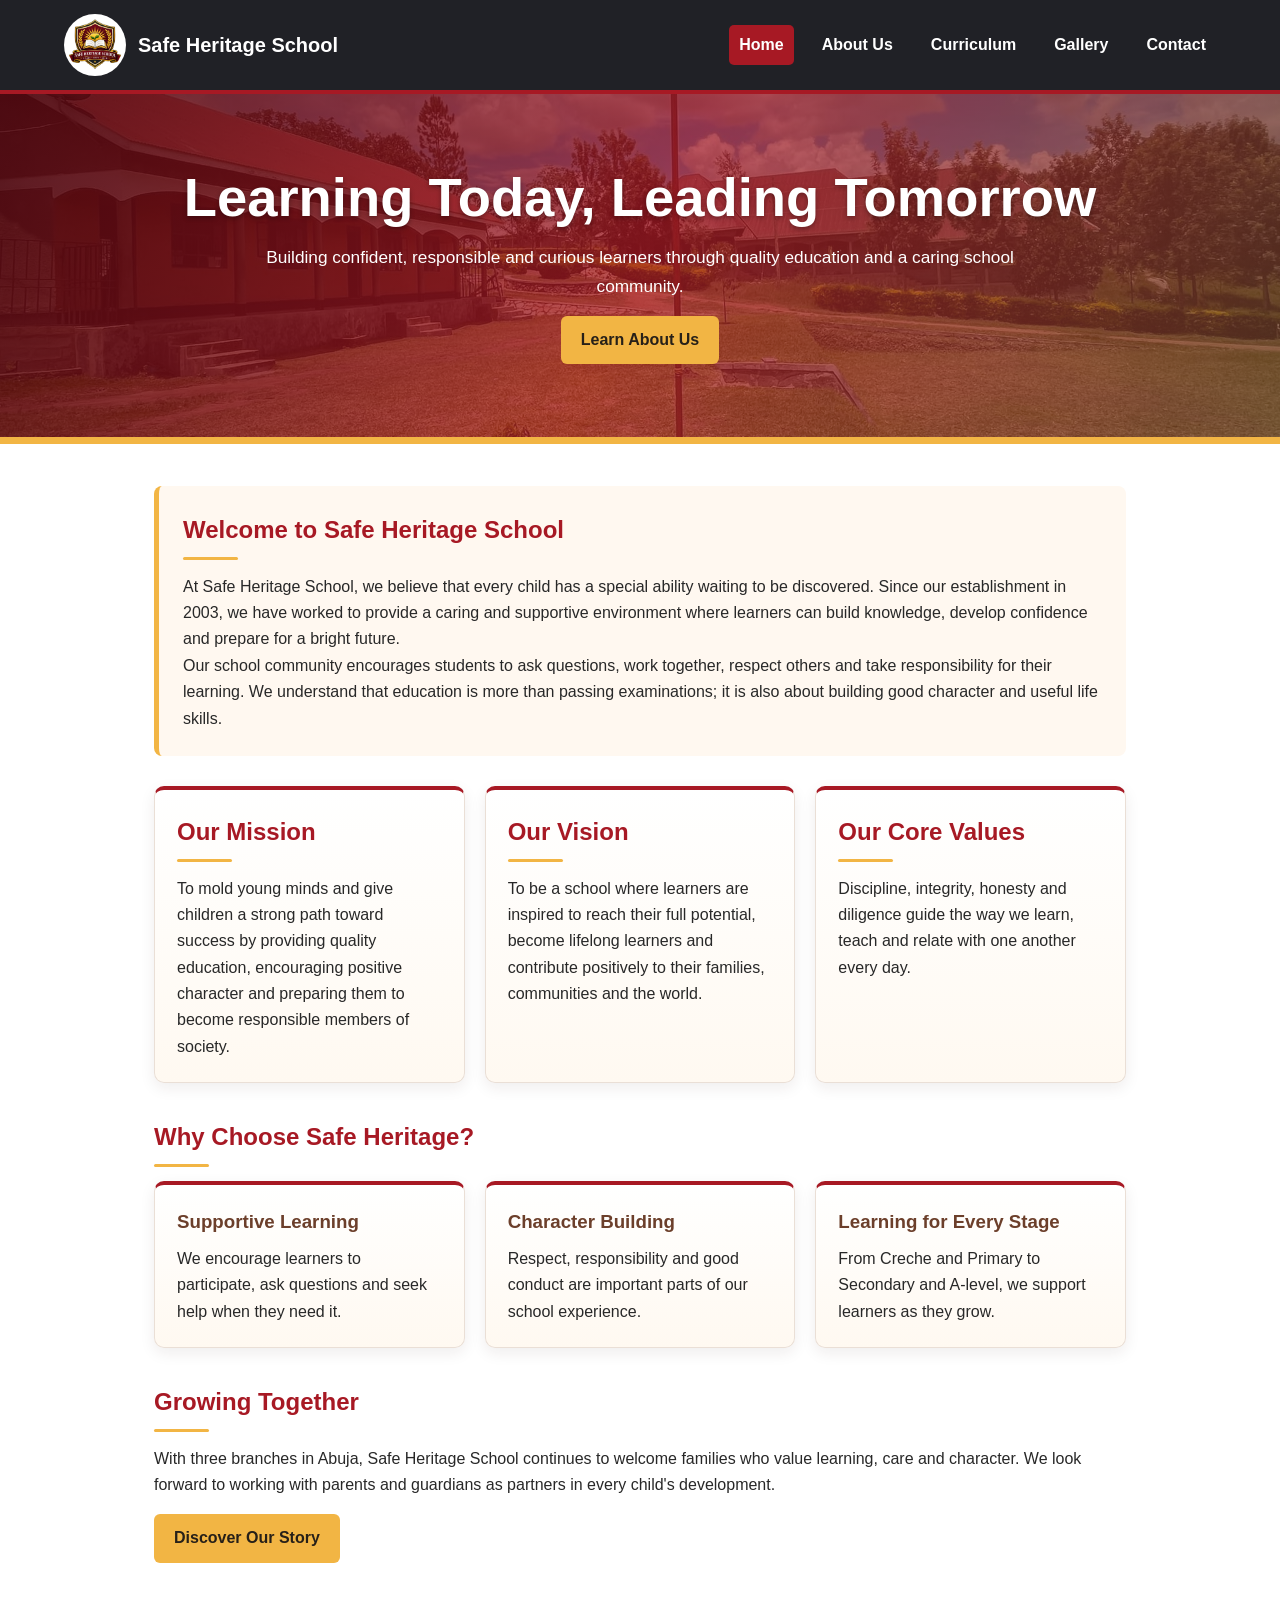
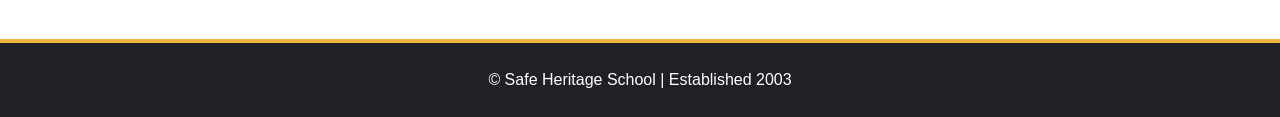
<file: index.html>
<!doctype html><html lang="en"><head><meta charset="utf-8"><meta name="viewport" content="width=device-width,initial-scale=1"><title>Safe Heritage School | Home</title><link rel="stylesheet" href="class.css"></head><body>
<header><a class="brand" href="home.html"><img src="images/school-crest.png" alt="Safe Heritage School crest">Safe Heritage School</a><nav><a class="active" href="index.html">Home</a><a href="aboutus.html">About Us</a><a href="curriculum.html">Curriculum</a><a href="schoolgallery.html">Gallery</a><a href="contactus.html">Contact</a></nav></header>
<div class="hero"><div><h1>Learning Today, Leading Tomorrow</h1><p>Building confident, responsible and curious learners through quality education and a caring school community.</p><a class="button" href="aboutus.html">Learn About Us</a></div></div>
<main>
<section class="intro-section">
<h2>Welcome to Safe Heritage School</h2>
<p>At Safe Heritage School, we believe that every child has a special ability waiting to be discovered. Since our establishment in 2003, we have worked to provide a caring and supportive environment where learners can build knowledge, develop confidence and prepare for a bright future.</p>
<p>Our school community encourages students to ask questions, work together, respect others and take responsibility for their learning. We understand that education is more than passing examinations; it is also about building good character and useful life skills.</p>
</section>
<section class="cards">
<article class="card"><h2>Our Mission</h2><p>To mold young minds and give children a strong path toward success by providing quality education, encouraging positive character and preparing them to become responsible members of society.</p></article>
<article class="card"><h2>Our Vision</h2><p>To be a school where learners are inspired to reach their full potential, become lifelong learners and contribute positively to their families, communities and the world.</p></article>
<article class="card"><h2>Our Core Values</h2><p>Discipline, integrity, honesty and diligence guide the way we learn, teach and relate with one another every day.</p></article>
</section>
<section>
<h2>Why Choose Safe Heritage?</h2>
<div class="cards">
<article class="card"><h3>Supportive Learning</h3><p>We encourage learners to participate, ask questions and seek help when they need it.</p></article>
<article class="card"><h3>Character Building</h3><p>Respect, responsibility and good conduct are important parts of our school experience.</p></article>
<article class="card"><h3>Learning for Every Stage</h3><p>From Creche and Primary to Secondary and A-level, we support learners as they grow.</p></article>
</div>
</section>
<section><h2>Growing Together</h2><p>With three branches in Abuja, Safe Heritage School continues to welcome families who value learning, care and character. We look forward to working with parents and guardians as partners in every child's development.</p><a class="button" href="aboutus.html">Discover Our Story</a></section>
</main><footer>© Safe Heritage School | Established 2003</footer><script src="script.js"></script></body></html>
</file>
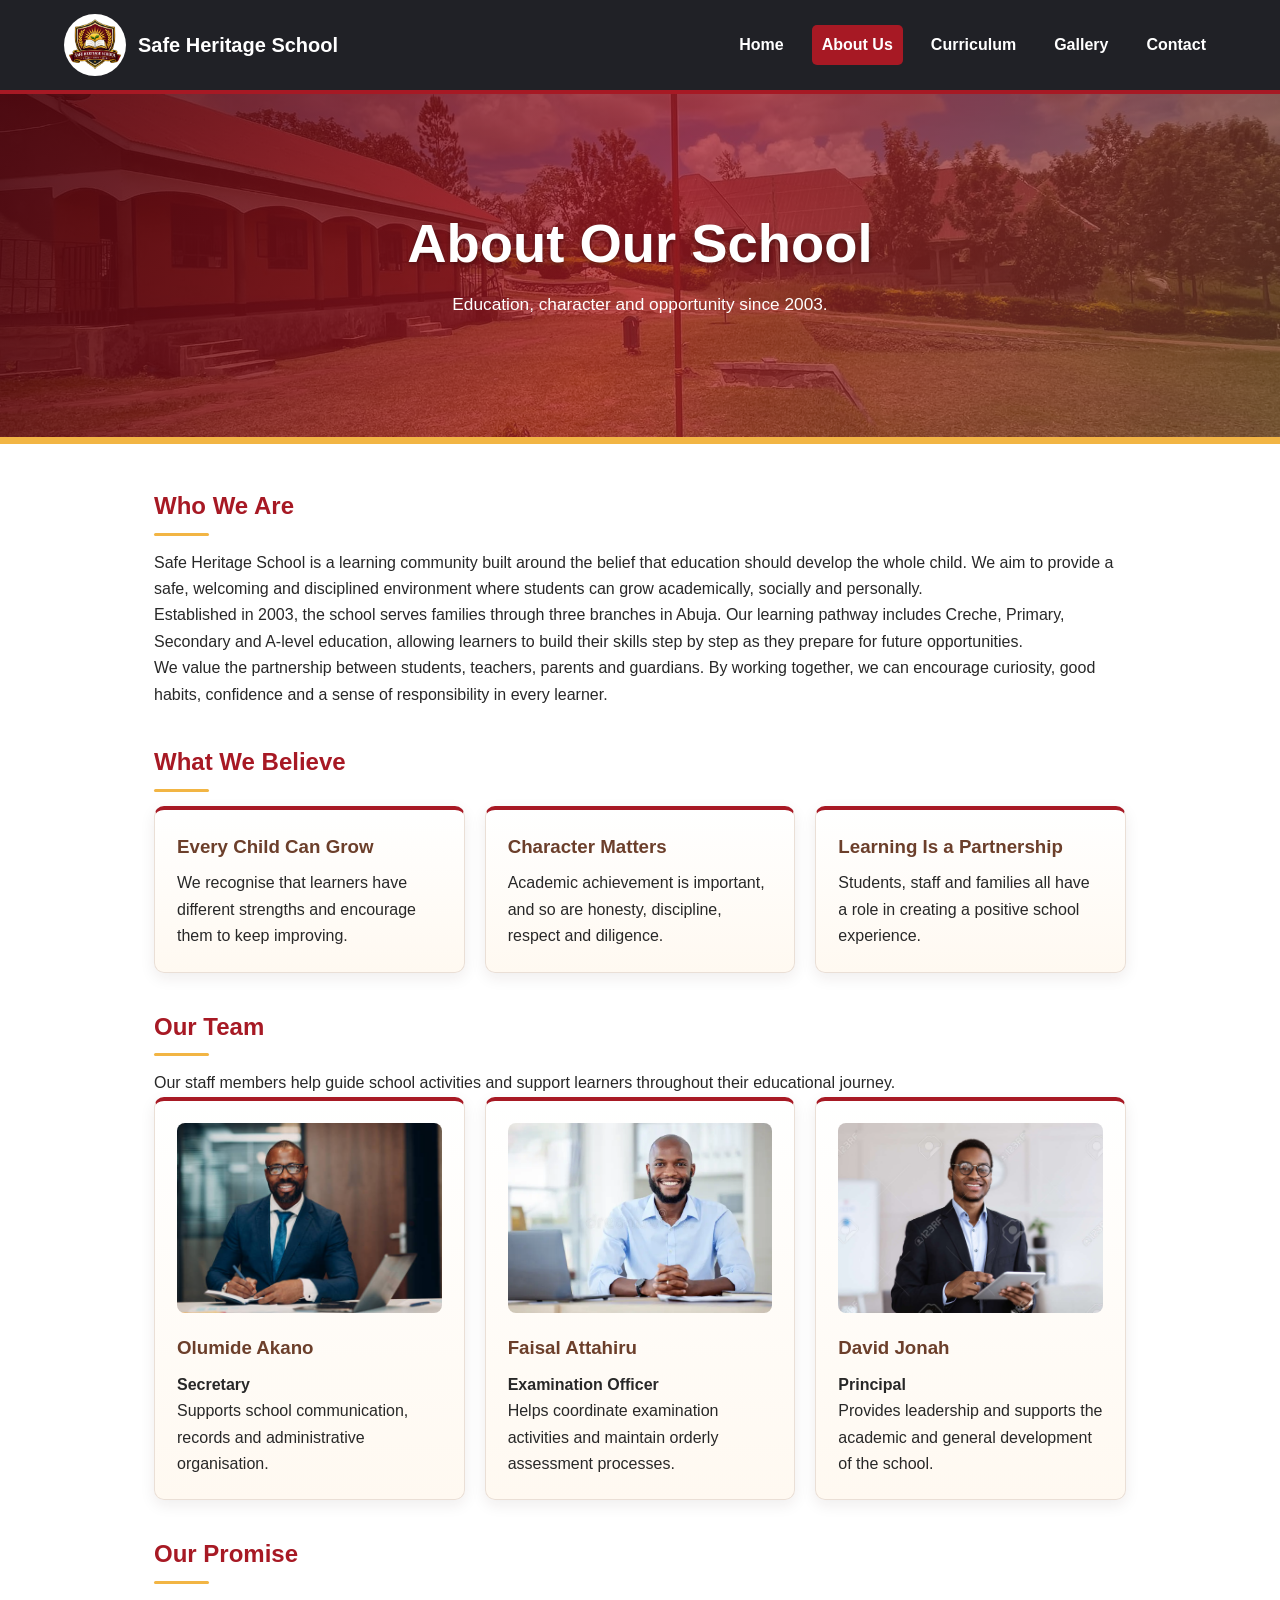
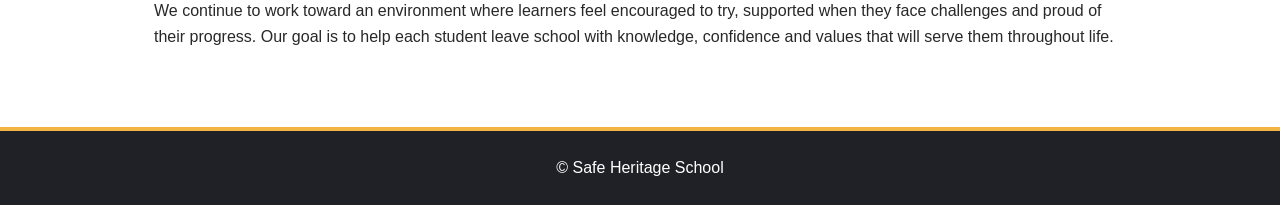
<file: aboutus.html>
<!doctype html><html lang="en"><head><meta charset="utf-8"><meta name="viewport" content="width=device-width,initial-scale=1"><title>About Us | Safe Heritage School</title><link rel="stylesheet" href="class.css"></head><body><header><a class="brand" href="index.html"><img src="images/school-crest.png" alt="Safe Heritage School crest">Safe Heritage School</a><nav><a href="home.html">Home</a><a class="active" href="aboutus.html">About Us</a><a href="curriculum.html">Curriculum</a><a href="schoolgallery.html">Gallery</a><a href="contactus.html">Contact</a></nav></header><div class="hero"><div><h1>About Our School</h1><p>Education, character and opportunity since 2003.</p></div></div><main>
<section>
<h2>Who We Are</h2>
<p>Safe Heritage School is a learning community built around the belief that education should develop the whole child. We aim to provide a safe, welcoming and disciplined environment where students can grow academically, socially and personally.</p>
<p>Established in 2003, the school serves families through three branches in Abuja. Our learning pathway includes Creche, Primary, Secondary and A-level education, allowing learners to build their skills step by step as they prepare for future opportunities.</p>
<p>We value the partnership between students, teachers, parents and guardians. By working together, we can encourage curiosity, good habits, confidence and a sense of responsibility in every learner.</p>
</section>
<section>
<h2>What We Believe</h2>
<div class="cards">
<article class="card"><h3>Every Child Can Grow</h3><p>We recognise that learners have different strengths and encourage them to keep improving.</p></article>
<article class="card"><h3>Character Matters</h3><p>Academic achievement is important, and so are honesty, discipline, respect and diligence.</p></article>
<article class="card"><h3>Learning Is a Partnership</h3><p>Students, staff and families all have a role in creating a positive school experience.</p></article>
</div>
</section>
<section>
<h2>Our Team</h2>
<p>Our staff members help guide school activities and support learners throughout their educational journey.</p>
<div class="cards">
<article class="card"><img src="images/c19.jpg" alt="Olumide Akano"><h3>Olumide Akano</h3><p><strong>Secretary</strong></p><p>Supports school communication, records and administrative organisation.</p></article>
<article class="card"><img src="images/e5.webp" alt="Faisal Attahiru"><h3>Faisal Attahiru</h3><p><strong>Examination Officer</strong></p><p>Helps coordinate examination activities and maintain orderly assessment processes.</p></article>
<article class="card"><img src="images/e7.jpg" alt="David Jonah"><h3>David Jonah</h3><p><strong>Principal</strong></p><p>Provides leadership and supports the academic and general development of the school.</p></article>
</div>
</section>
<section><h2>Our Promise</h2><p>We continue to work toward an environment where learners feel encouraged to try, supported when they face challenges and proud of their progress. Our goal is to help each student leave school with knowledge, confidence and values that will serve them throughout life.</p></section>
</main><footer>© Safe Heritage School</footer><script src="script.js"></script></body></html>
</file>
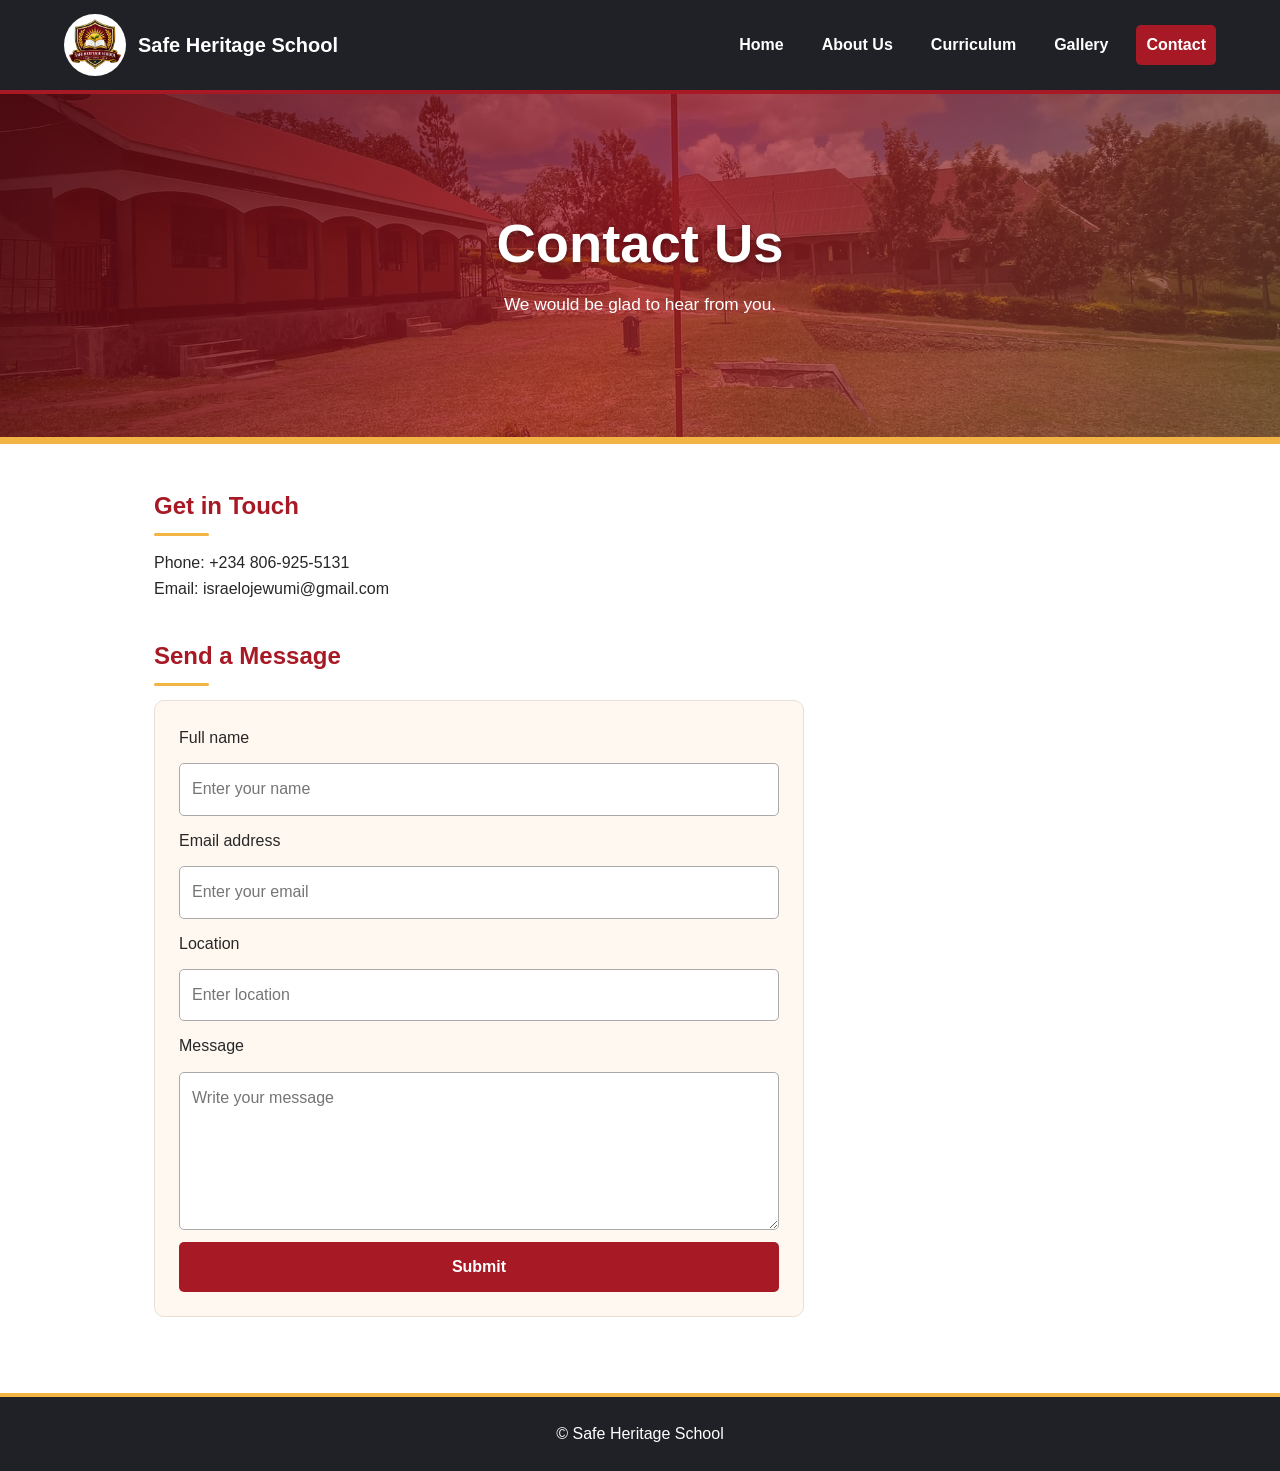
<file: contactus.html>
<!doctype html><html lang="en">
    <head><meta charset="utf-8">
        <meta name="viewport" content="width=device-width,initial-scale=1">
        <title>Contact Us | Safe Heritage School</title>
        <link rel="stylesheet" href="class.css">
    </head>
    <body>
        <header><a class="brand" href="home.html"><img src="images/school-crest.png" alt="School logo">Safe Heritage School</a>
            <nav><a href="index.html">Home</a>
                <a href="aboutus.html">About Us</a>
                <a href="curriculum.html">Curriculum</a>
                <a href="schoolgallery.html">Gallery</a>
                <a class="active" href="contactus.html">Contact</a></nav>
        </header><div class="hero">
            <div><h1>Contact Us</h1><p>We would be glad to hear from you.</p></div></div>
            <main><section><h2>Get in Touch</h2><p>Phone: +234 806-925-5131</p><p>Email: israelojewumi@gmail.com</p></section><section><h2>Send a Message</h2>
                <form id="contactForm"><label for="name">Full name</label><input id="name" name="name" type="text" placeholder="Enter your name" required><label for="email">Email address</label>
                    <input id="email" name="email" type="email" placeholder="Enter your email" required><label for="location">Location</label>
                    <input id="location" name="location" type="text" placeholder="Enter location" required><label for="message">Message</label><textarea id="message" name="message" rows="5" placeholder="Write your message" required></textarea>
                    <button type="submit">Submit</button></form></section></main>
                    <footer>© Safe Heritage School</footer><script src="script.js"></script>
                </body>
                </html>
</file>
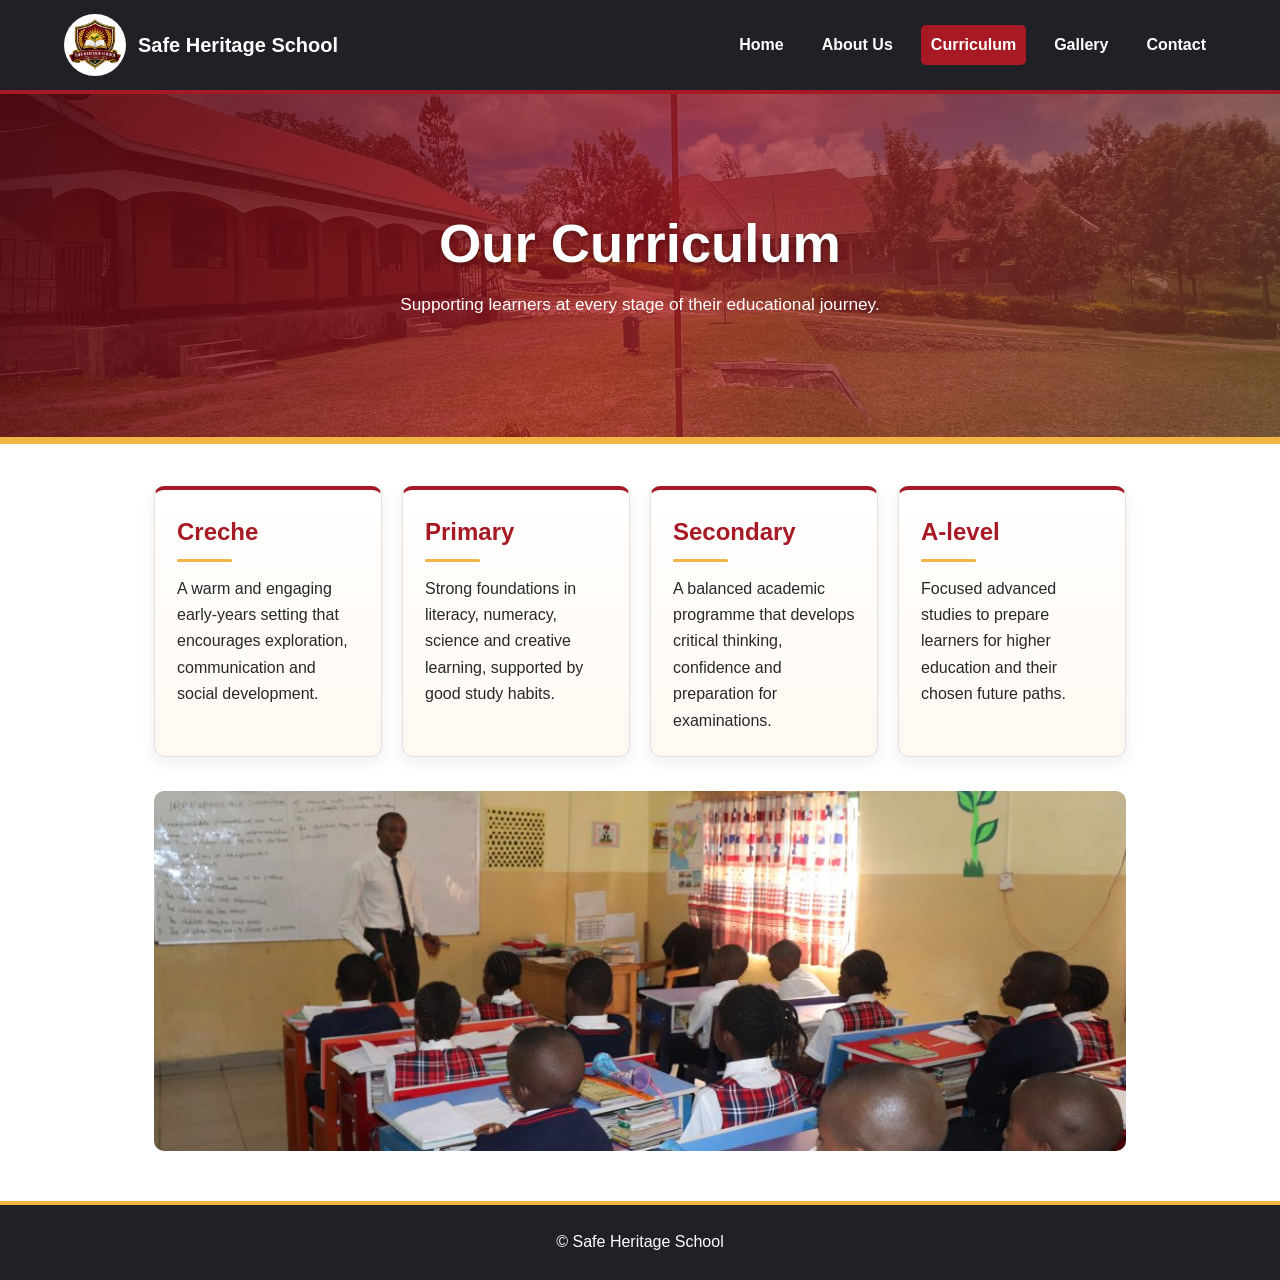
<file: curriculum.html>
<!doctype html><html lang="en">
    <head><meta charset="utf-8">
    <meta name="viewport" content="width=device-width,initial-scale=1">
    <title>Curriculum | Safe Heritage School</title><link rel="stylesheet" href="class.css">
    </head>
    <body>
    <header><a class="brand" href="home.html"><img src="images/school-crest.png" alt="School logo">Safe Heritage School</a>
    <nav><a href="index.html">Home</a>
        <a href="aboutus.html">About Us</a>
        <a class="active" href="curriculum.html">Curriculum</a>
        <a href="schoolgallery.html">Gallery</a>
        <a href="contactus.html">Contact</a></nav>
    </header>
    <div class="hero">
    <div><h1>Our Curriculum</h1><p>Supporting learners at every stage of their educational journey.</p>
    </div></div>
    <main><section class="cards"><article class="card"><h2>Creche</h2><p>A warm and engaging early-years setting that encourages exploration, communication and social development.</p></article>
    <article class="card"><h2>Primary</h2><p>Strong foundations in literacy, numeracy, science and creative learning, supported by good study habits.</p></article><article class="card"><h2>Secondary</h2>
     <p>A balanced academic programme that develops critical thinking, confidence and preparation for examinations.</p></article><article class="card"><h2>A-level</h2><p>Focused advanced studies to prepare learners for higher education and their chosen future paths.</p></article></section><img src="images/img 5.jpg" alt="Students learning" style="width:100%;max-height:360px;object-fit:cover;border-radius:10px"></main>
     <footer>© Safe Heritage School</footer><script src="script.js"></script>
    </body>
    </html>
</file>
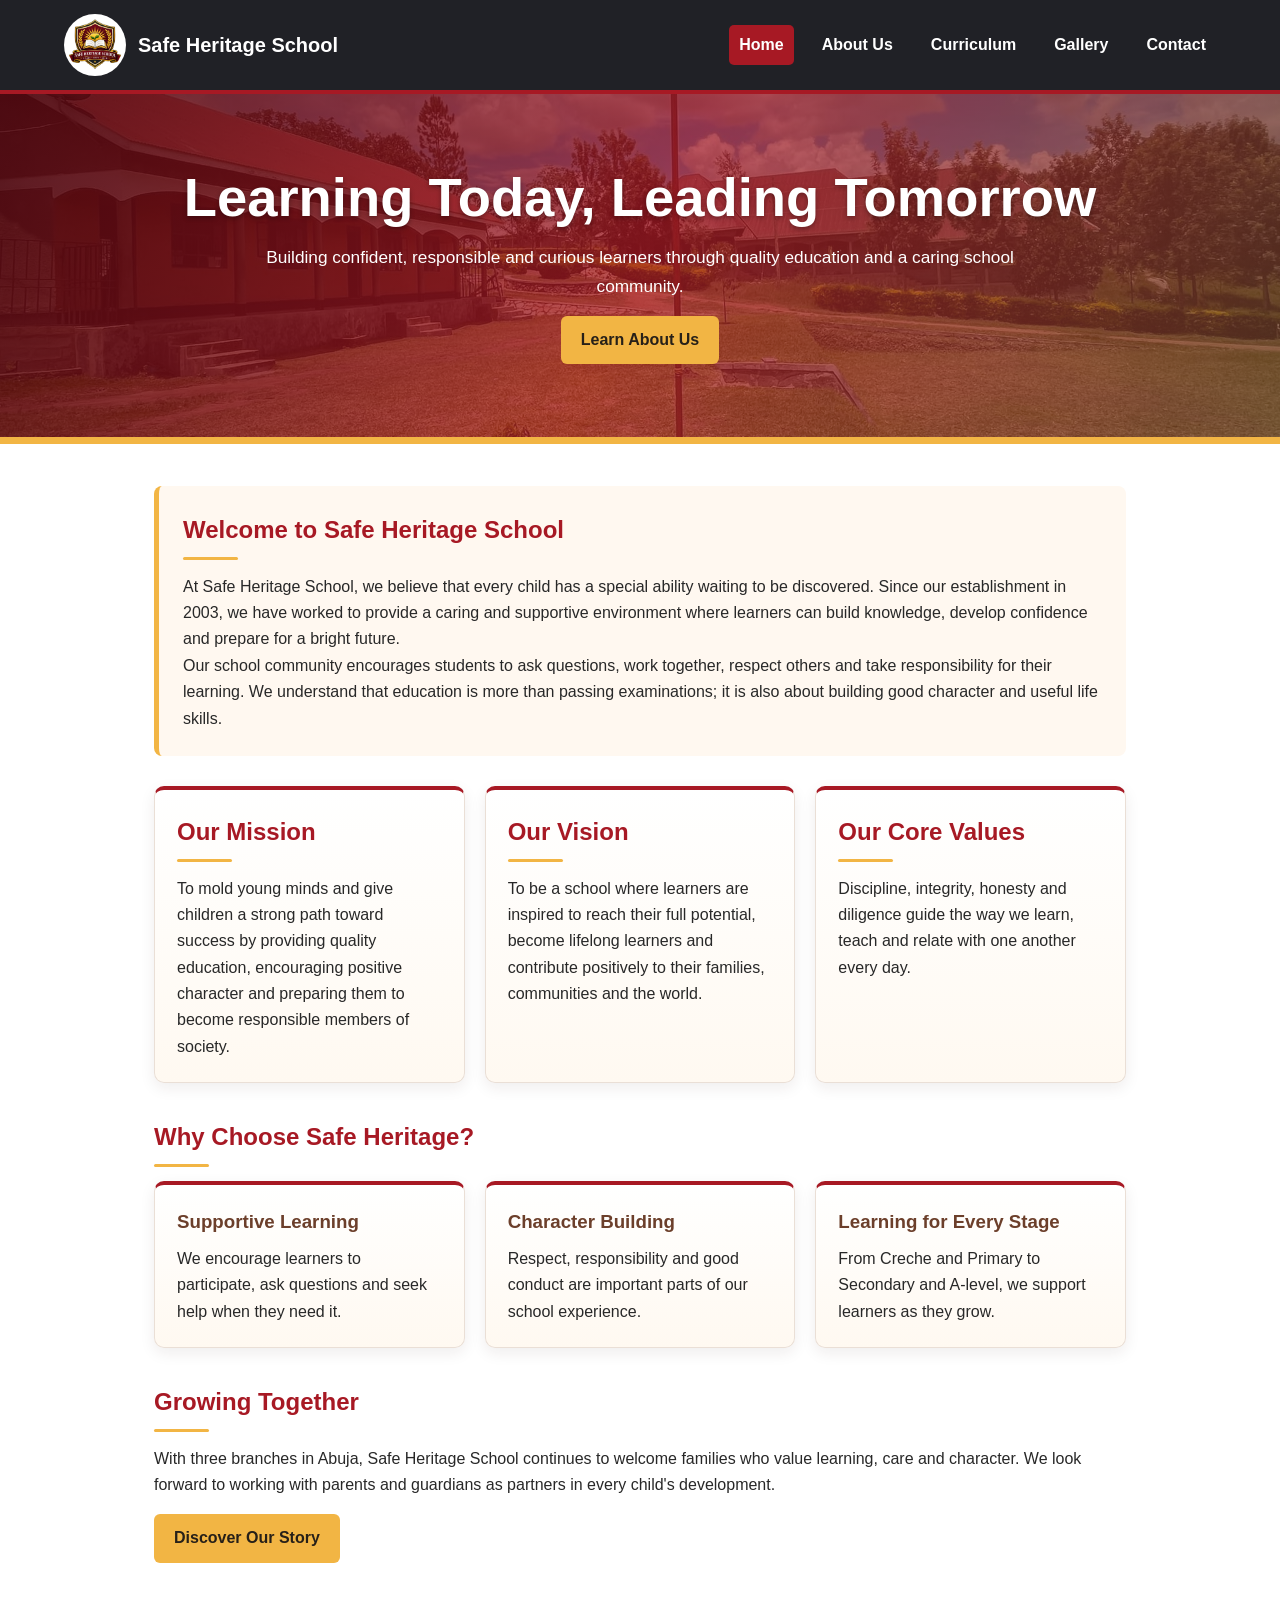
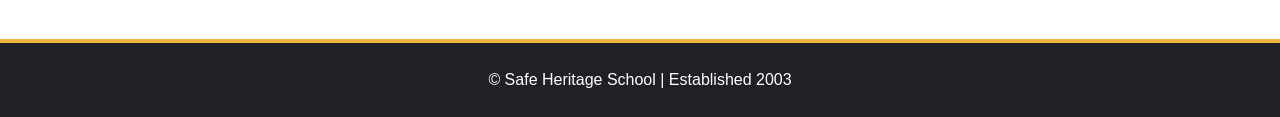
<file: home.html>
<!doctype html><html lang="en"><head><meta charset="utf-8"><meta name="viewport" content="width=device-width,initial-scale=1"><title>Safe Heritage School | Home</title><link rel="stylesheet" href="class.css"></head><body>
<header><a class="brand" href="home.html"><img src="images/school-crest.png" alt="Safe Heritage School crest">Safe Heritage School</a><nav><a class="active" href="home.html">Home</a><a href="aboutus.html">About Us</a><a href="curriculum.html">Curriculum</a><a href="schoolgallery.html">Gallery</a><a href="contactus.html">Contact</a></nav></header>
<div class="hero"><div><h1>Learning Today, Leading Tomorrow</h1><p>Building confident, responsible and curious learners through quality education and a caring school community.</p><a class="button" href="aboutus.html">Learn About Us</a></div></div>
<main>
<section class="intro-section">
<h2>Welcome to Safe Heritage School</h2>
<p>At Safe Heritage School, we believe that every child has a special ability waiting to be discovered. Since our establishment in 2003, we have worked to provide a caring and supportive environment where learners can build knowledge, develop confidence and prepare for a bright future.</p>
<p>Our school community encourages students to ask questions, work together, respect others and take responsibility for their learning. We understand that education is more than passing examinations; it is also about building good character and useful life skills.</p>
</section>
<section class="cards">
<article class="card"><h2>Our Mission</h2><p>To mold young minds and give children a strong path toward success by providing quality education, encouraging positive character and preparing them to become responsible members of society.</p></article>
<article class="card"><h2>Our Vision</h2><p>To be a school where learners are inspired to reach their full potential, become lifelong learners and contribute positively to their families, communities and the world.</p></article>
<article class="card"><h2>Our Core Values</h2><p>Discipline, integrity, honesty and diligence guide the way we learn, teach and relate with one another every day.</p></article>
</section>
<section>
<h2>Why Choose Safe Heritage?</h2>
<div class="cards">
<article class="card"><h3>Supportive Learning</h3><p>We encourage learners to participate, ask questions and seek help when they need it.</p></article>
<article class="card"><h3>Character Building</h3><p>Respect, responsibility and good conduct are important parts of our school experience.</p></article>
<article class="card"><h3>Learning for Every Stage</h3><p>From Creche and Primary to Secondary and A-level, we support learners as they grow.</p></article>
</div>
</section>
<section><h2>Growing Together</h2><p>With three branches in Abuja, Safe Heritage School continues to welcome families who value learning, care and character. We look forward to working with parents and guardians as partners in every child's development.</p><a class="button" href="aboutus.html">Discover Our Story</a></section>
</main><footer>© Safe Heritage School | Established 2003</footer><script src="script.js"></script></body></html>
</file>
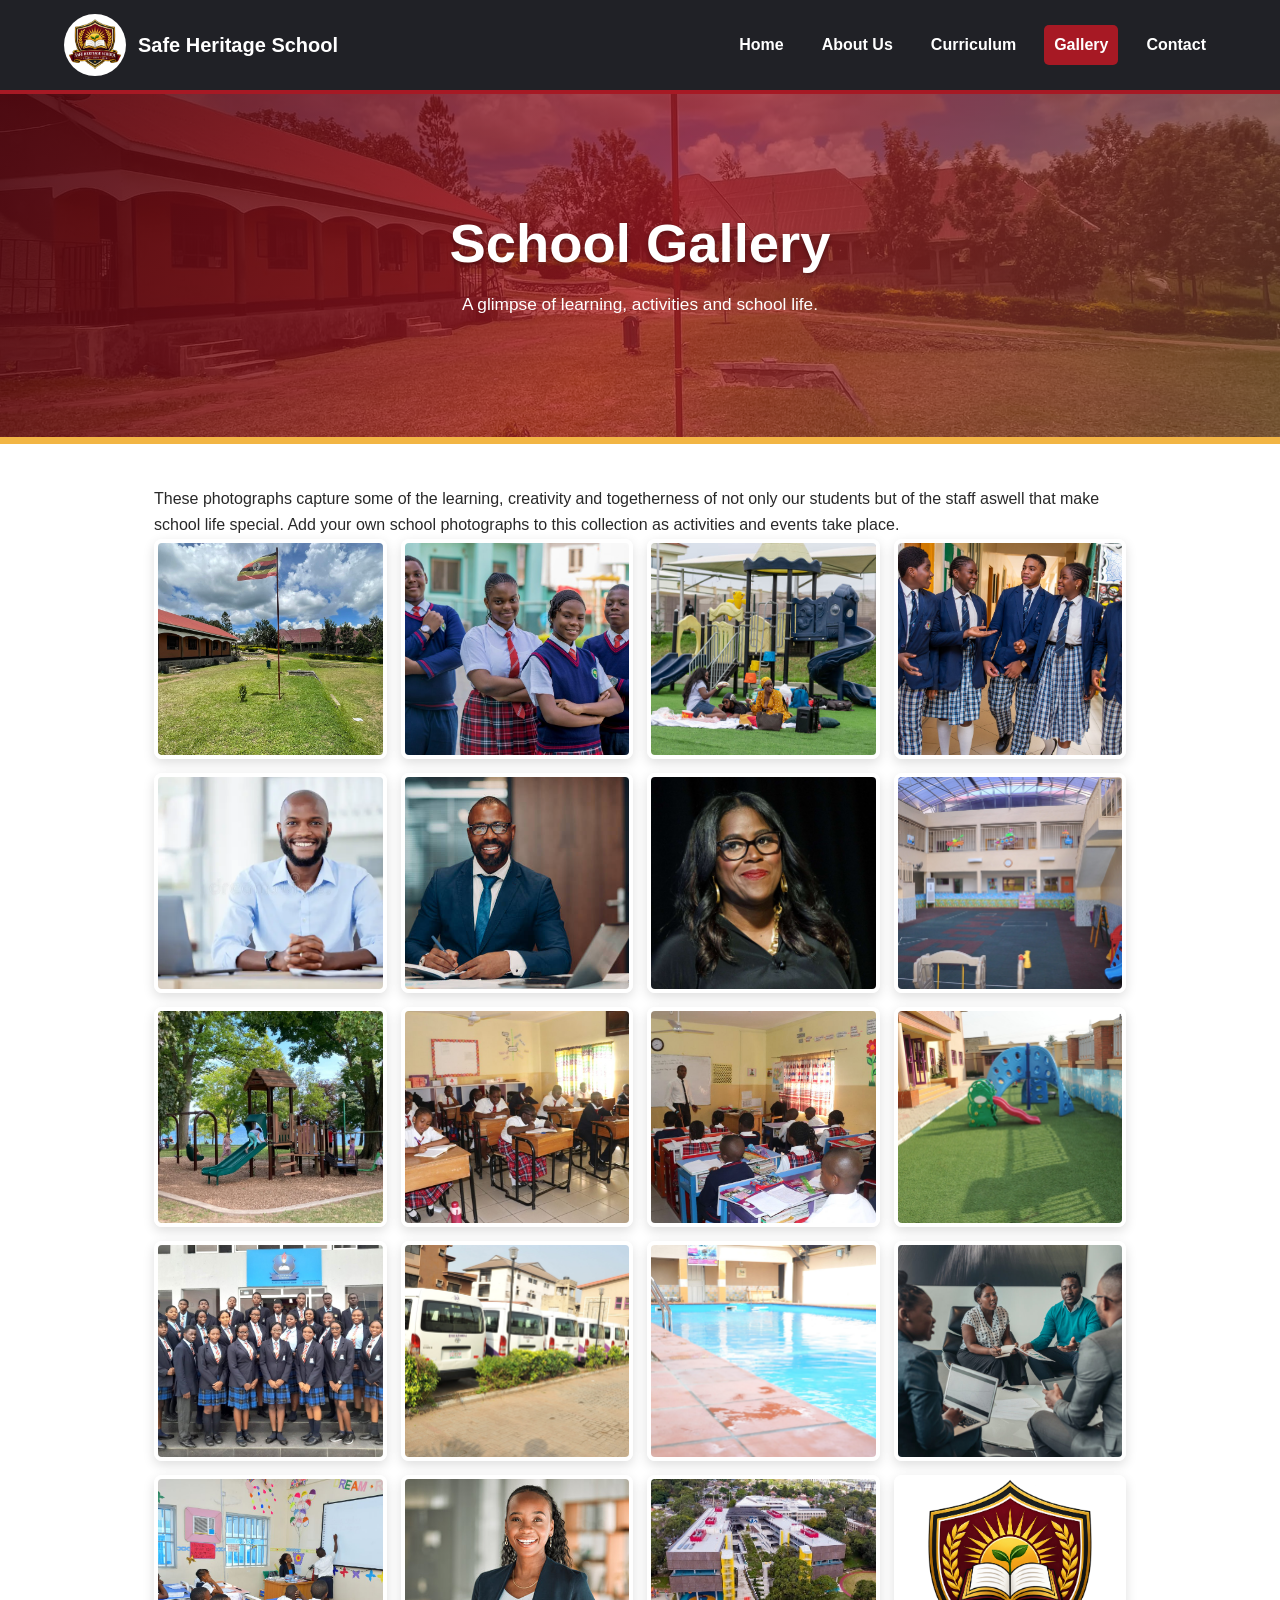
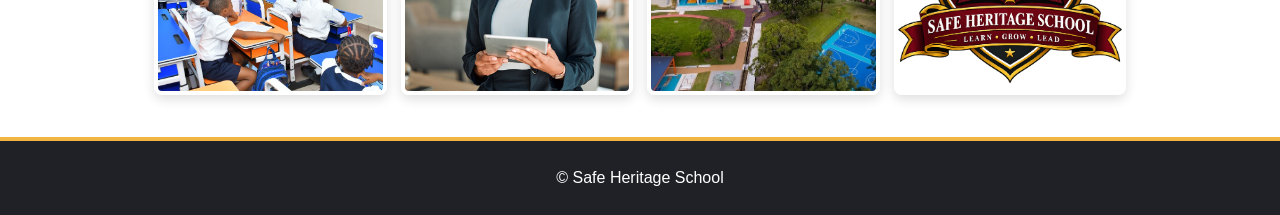
<file: schoolgallery.html>
<!doctype html>
<html lang="en">
    <head>
        <meta charset="utf-8">
        <meta name="viewport" content="width=device-width,initial-scale=1">
        <title>Gallery | Safe Heritage School</title>
        <link rel="stylesheet" href="class.css">
    </head>
    <body>
        <header><a class="brand" href="home.html"><img src="images/school-crest.png" alt="Safe Heritage School crest">Safe Heritage School</a>
            <nav><a href="index.html">Home</a>
                <a href="aboutus.html">About Us</a>
                <a href="curriculum.html">Curriculum</a>
                <a class="active" href="schoolgallery.html">Gallery</a>
                <a href="contactus.html">Contact</a></nav>
            </header>
            <div class="hero"><div>
                <h1>School Gallery</h1><p>A glimpse of learning, activities and school life.</p></div></div><main><p>These photographs capture some of the learning, creativity and togetherness of not only our students but of the staff aswell that make school life special. Add your own school photographs to this collection as activities and events take place.</p>
<div class="gallery">
<img src="images/img 1.jpg" alt="School life and learning">
<img src="images/img 2.jpg" alt="Classroom activity">
<img src="images/img 3.jpg" alt="School activity">
<img src="images/img 15.jpg" alt="School event">
<img src="images/e5.webp" alt="School staff member">
<img src="images/c19.jpg" alt="School staff member">
<img src="images/e1.jpg" alt="School staff member">
<img src="images/img 24.jpg" alt="School staff member">
<img src="images/img 8.webp" alt="School staff member">
<img src="images/img 6.jpg" alt="School staff member">
<img src="images/img 5.jpg" alt="School staff member">
<img src="images/img 22.jpg" alt="School staff member">
<img src="images/img 19.jpg" alt="School staff member">
<img src="images/img 23.jpg" alt="School staff member">
<img src="images/img 21.jpg" alt="School staff member">
<img src="images/C8.jpg" alt="School staff member">
<img src="images/img 18.jpg" alt="School staff member">
<img src="images/e8.jpg" alt="School staff member">
<img src="images/img 9.jpg" alt="School staff member">
<img src="images/school-crest.png" alt="Safe Heritage School crest">
</div></main>
<footer>© Safe Heritage School</footer><script src="script.js"></script>
</body>
</html>
</file>
<file: class.css>
*{box-sizing:border-box;margin:0;padding:0}
:root{
  --red:#a71924;
  --red-bright:#c92b37;
  --dark:#202126;
  --cream:#fff8f0;
  --gold:#f2b544;
  --brown:#6c3f2b;
  --text:#282828;
}
body{font-family:Arial,sans-serif;line-height:1.65;color:var(--text);background:#fff}
header{
  background:var(--dark);color:white;padding:14px 5%;
  display:flex;align-items:center;justify-content:space-between;gap:20px;flex-wrap:wrap;
  border-bottom:4px solid var(--red)
}
.brand{display:flex;align-items:center;gap:12px;color:white;text-decoration:none;font-size:1.25rem;font-weight:bold}
.brand img{width:58px;height:58px;object-fit:contain;background:white;border-radius:50%;padding:4px}
nav{display:flex;gap:18px;flex-wrap:wrap}
nav a{color:white;text-decoration:none;font-weight:bold;padding:7px 10px;border-radius:5px;transition:background .2s,color .2s}
nav a:hover,nav a.active{color:white;background:var(--red)}
.hero{
  background:linear-gradient(115deg,rgba(83,8,16,.88),rgba(167,25,36,.74),rgba(108,63,43,.72)),url('images/img 1.jpg') center/cover;
  min-height:350px;color:white;display:grid;place-items:center;text-align:center;padding:42px 6%;
  border-bottom:7px solid var(--gold)
}
.hero h1{font-size:clamp(2rem,5vw,3.4rem);line-height:1.15;margin-bottom:14px;text-shadow:0 2px 5px #0005}
.hero p{max-width:750px;font-size:1.08rem;margin:0 auto}
main{max-width:1100px;margin:auto;padding:42px 5%}
h2{color:var(--red);margin-bottom:14px}
h2:after{content:"";display:block;width:55px;height:3px;background:var(--gold);margin-top:7px;border-radius:3px}
section{margin-bottom:34px}
.cards{display:grid;grid-template-columns:repeat(auto-fit,minmax(220px,1fr));gap:20px}
.card{
  padding:22px;background:linear-gradient(180deg,#fff,#fff9f1);border-radius:10px;
  border:1px solid #eadfd6;border-top:4px solid var(--red);
  box-shadow:0 5px 15px rgba(45,25,20,.08);transition:transform .2s,box-shadow .2s
}
.card:hover{transform:translateY(-4px);box-shadow:0 9px 20px rgba(45,25,20,.13)}
.card img{width:100%;height:190px;object-fit:cover;border-radius:8px;margin-bottom:12px}
.button{display:inline-block;background:var(--gold);color:#272018;padding:11px 20px;border-radius:6px;text-decoration:none;margin-top:16px;font-weight:bold;transition:background .2s}
.button:hover{background:#ffd16b}
form{display:grid;gap:12px;max-width:650px;background:var(--cream);padding:24px;border-radius:10px;border:1px solid #eadfd6}
input,textarea,select{padding:12px;border:1px solid #aaa;border-radius:5px;font:inherit;width:100%;background:white}
input:focus,textarea:focus,select:focus{outline:2px solid #e7a8ad;border-color:var(--red)}
button{background:var(--red);color:white;padding:12px 20px;border:0;border-radius:5px;font:inherit;font-weight:bold;cursor:pointer}
button:hover{background:var(--red-bright)}
footer{background:var(--dark);color:white;text-align:center;padding:24px;border-top:4px solid var(--gold)}
.gallery{display:grid;grid-template-columns:repeat(auto-fit,minmax(220px,1fr));gap:14px}
.gallery img{width:100%;height:220px;object-fit:cover;border-radius:8px;border:4px solid white;box-shadow:0 4px 12px #0002;transition:transform .2s}
.gallery img:hover{transform:scale(1.02)}
@media(max-width:650px){
  header{align-items:flex-start}
  nav{gap:7px}
  nav a{font-size:.9rem;padding:6px 8px}
  .hero{min-height:270px}
  main{padding:30px 5%}
  form{padding:17px}
}

.intro-section{background:#fff8f0;padding:24px;border-left:5px solid var(--gold);border-radius:8px;margin-bottom:30px}.card h3{color:var(--brown);margin-bottom:8px}.brand img{width:62px;height:62px;object-fit:contain;background:white;border-radius:50%;padding:3px}
</file>
